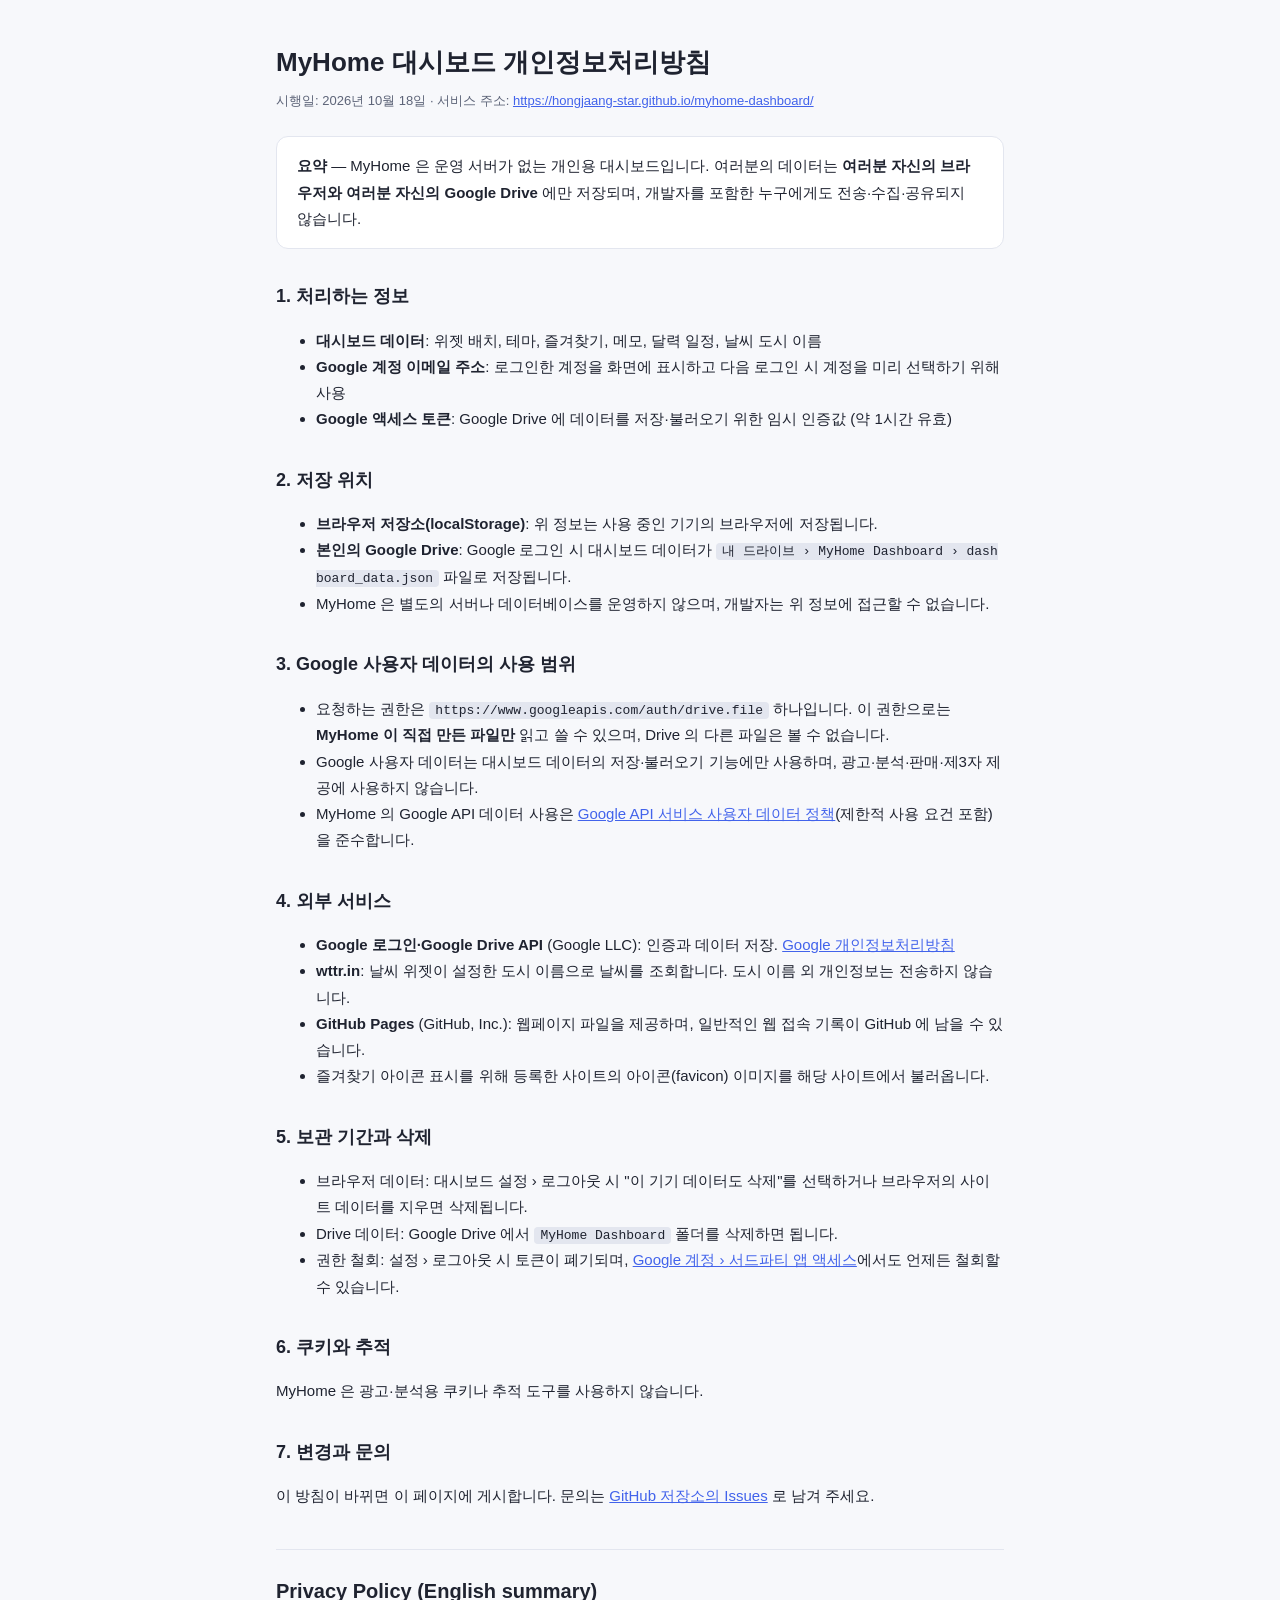
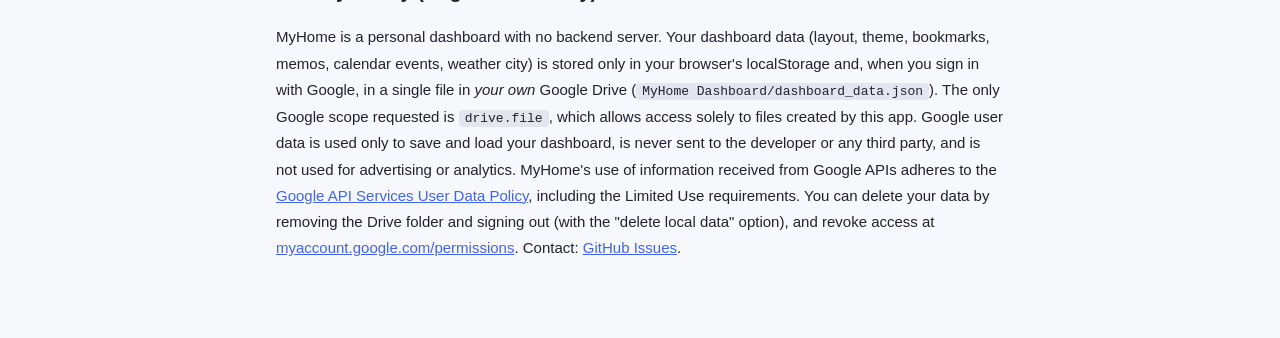
<file: privacy.html>
<!DOCTYPE html>
<html lang="ko">
<head>
  <meta charset="UTF-8">
  <meta name="viewport" content="width=device-width, initial-scale=1.0">
  <meta http-equiv="Content-Security-Policy" content="default-src 'self'; style-src 'self' 'unsafe-inline'; script-src 'none'; object-src 'none'; base-uri 'self'; form-action 'none'">
  <title>MyHome 개인정보처리방침</title>
  <style>
    :root { --bg: #f7f8fb; --fg: #1f2330; --muted: #5d6478; --accent: #4263eb; --card: #ffffff; --border: #e3e6ef; }
    @media (prefers-color-scheme: dark) {
      :root { --bg: #0f1117; --fg: #e8eaf2; --muted: #9aa1b8; --accent: #748ffc; --card: #1a1d27; --border: #2a2e3d; }
    }
    * { box-sizing: border-box; }
    body { margin: 0; background: var(--bg); color: var(--fg); font: 15px/1.75 -apple-system, BlinkMacSystemFont, "Segoe UI", "Malgun Gothic", sans-serif; }
    main { max-width: 760px; margin: 0 auto; padding: 40px 16px 64px; }
    h1 { font-size: 26px; margin: 0 0 4px; }
    h2 { font-size: 18px; margin: 32px 0 8px; }
    p, li { color: var(--fg); }
    .meta { color: var(--muted); font-size: 13px; margin-bottom: 24px; }
    .card { background: var(--card); border: 1px solid var(--border); border-radius: 12px; padding: 16px 20px; }
    code { font-size: 13px; background: var(--border); padding: 1px 6px; border-radius: 4px; word-break: break-all; }
    a { color: var(--accent); }
    hr { border: 0; border-top: 1px solid var(--border); margin: 40px 0 24px; }
  </style>
</head>
<body>
<main>
  <h1>MyHome 대시보드 개인정보처리방침</h1>
  <div class="meta">시행일: 2026년 10월 18일 · 서비스 주소: <a href="./">https://hongjaang-star.github.io/myhome-dashboard/</a></div>

  <div class="card">
    <strong>요약</strong> — MyHome 은 운영 서버가 없는 개인용 대시보드입니다.
    여러분의 데이터는 <strong>여러분 자신의 브라우저와 여러분 자신의 Google Drive</strong> 에만 저장되며,
    개발자를 포함한 누구에게도 전송·수집·공유되지 않습니다.
  </div>

  <h2>1. 처리하는 정보</h2>
  <ul>
    <li><strong>대시보드 데이터</strong>: 위젯 배치, 테마, 즐겨찾기, 메모, 달력 일정, 날씨 도시 이름</li>
    <li><strong>Google 계정 이메일 주소</strong>: 로그인한 계정을 화면에 표시하고 다음 로그인 시 계정을 미리 선택하기 위해 사용</li>
    <li><strong>Google 액세스 토큰</strong>: Google Drive 에 데이터를 저장·불러오기 위한 임시 인증값 (약 1시간 유효)</li>
  </ul>

  <h2>2. 저장 위치</h2>
  <ul>
    <li><strong>브라우저 저장소(localStorage)</strong>: 위 정보는 사용 중인 기기의 브라우저에 저장됩니다.</li>
    <li><strong>본인의 Google Drive</strong>: Google 로그인 시 대시보드 데이터가 <code>내 드라이브 › MyHome Dashboard › dashboard_data.json</code> 파일로 저장됩니다.</li>
    <li>MyHome 은 별도의 서버나 데이터베이스를 운영하지 않으며, 개발자는 위 정보에 접근할 수 없습니다.</li>
  </ul>

  <h2>3. Google 사용자 데이터의 사용 범위</h2>
  <ul>
    <li>요청하는 권한은 <code>https://www.googleapis.com/auth/drive.file</code> 하나입니다.
      이 권한으로는 <strong>MyHome 이 직접 만든 파일만</strong> 읽고 쓸 수 있으며, Drive 의 다른 파일은 볼 수 없습니다.</li>
    <li>Google 사용자 데이터는 대시보드 데이터의 저장·불러오기 기능에만 사용하며, 광고·분석·판매·제3자 제공에 사용하지 않습니다.</li>
    <li>MyHome 의 Google API 데이터 사용은 <a href="https://developers.google.com/terms/api-services-user-data-policy" rel="noopener noreferrer">Google API 서비스 사용자 데이터 정책</a>(제한적 사용 요건 포함)을 준수합니다.</li>
  </ul>

  <h2>4. 외부 서비스</h2>
  <ul>
    <li><strong>Google 로그인·Google Drive API</strong> (Google LLC): 인증과 데이터 저장. <a href="https://policies.google.com/privacy" rel="noopener noreferrer">Google 개인정보처리방침</a></li>
    <li><strong>wttr.in</strong>: 날씨 위젯이 설정한 도시 이름으로 날씨를 조회합니다. 도시 이름 외 개인정보는 전송하지 않습니다.</li>
    <li><strong>GitHub Pages</strong> (GitHub, Inc.): 웹페이지 파일을 제공하며, 일반적인 웹 접속 기록이 GitHub 에 남을 수 있습니다.</li>
    <li>즐겨찾기 아이콘 표시를 위해 등록한 사이트의 아이콘(favicon) 이미지를 해당 사이트에서 불러옵니다.</li>
  </ul>

  <h2>5. 보관 기간과 삭제</h2>
  <ul>
    <li>브라우저 데이터: 대시보드 설정 › 로그아웃 시 "이 기기 데이터도 삭제"를 선택하거나 브라우저의 사이트 데이터를 지우면 삭제됩니다.</li>
    <li>Drive 데이터: Google Drive 에서 <code>MyHome Dashboard</code> 폴더를 삭제하면 됩니다.</li>
    <li>권한 철회: 설정 › 로그아웃 시 토큰이 폐기되며, <a href="https://myaccount.google.com/permissions" rel="noopener noreferrer">Google 계정 › 서드파티 앱 액세스</a>에서도 언제든 철회할 수 있습니다.</li>
  </ul>

  <h2>6. 쿠키와 추적</h2>
  <p>MyHome 은 광고·분석용 쿠키나 추적 도구를 사용하지 않습니다.</p>

  <h2>7. 변경과 문의</h2>
  <p>이 방침이 바뀌면 이 페이지에 게시합니다. 문의는
    <a href="https://github.com/hongjaang-star/myhome-dashboard/issues" rel="noopener noreferrer">GitHub 저장소의 Issues</a> 로 남겨 주세요.</p>

  <hr>
  <h1 style="font-size:20px">Privacy Policy (English summary)</h1>
  <p>MyHome is a personal dashboard with no backend server. Your dashboard data (layout, theme, bookmarks, memos, calendar events, weather city) is stored only in your browser's localStorage and, when you sign in with Google, in a single file in <em>your own</em> Google Drive (<code>MyHome Dashboard/dashboard_data.json</code>).
  The only Google scope requested is <code>drive.file</code>, which allows access solely to files created by this app. Google user data is used only to save and load your dashboard, is never sent to the developer or any third party, and is not used for advertising or analytics.
  MyHome's use of information received from Google APIs adheres to the <a href="https://developers.google.com/terms/api-services-user-data-policy" rel="noopener noreferrer">Google API Services User Data Policy</a>, including the Limited Use requirements.
  You can delete your data by removing the Drive folder and signing out (with the "delete local data" option), and revoke access at <a href="https://myaccount.google.com/permissions" rel="noopener noreferrer">myaccount.google.com/permissions</a>. Contact: <a href="https://github.com/hongjaang-star/myhome-dashboard/issues" rel="noopener noreferrer">GitHub Issues</a>.</p>
</main>
</body>
</html>
</file>
